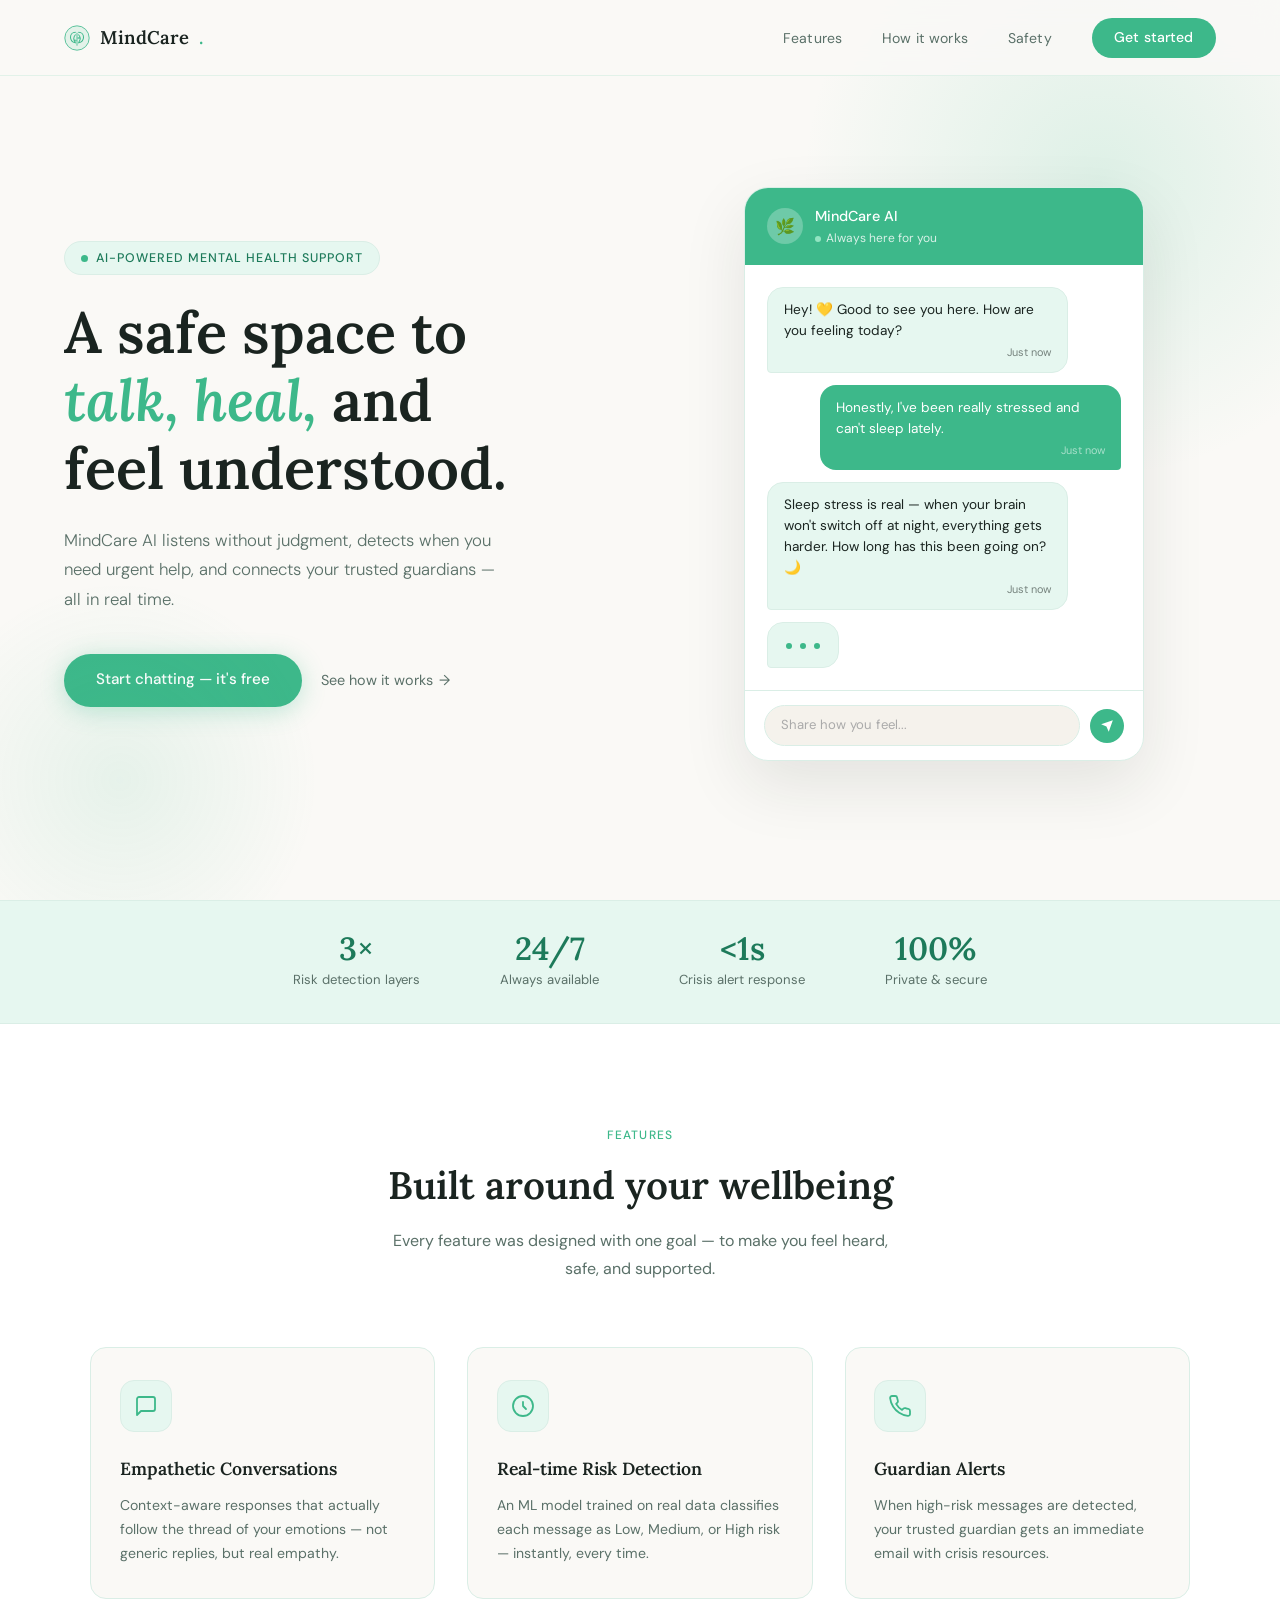
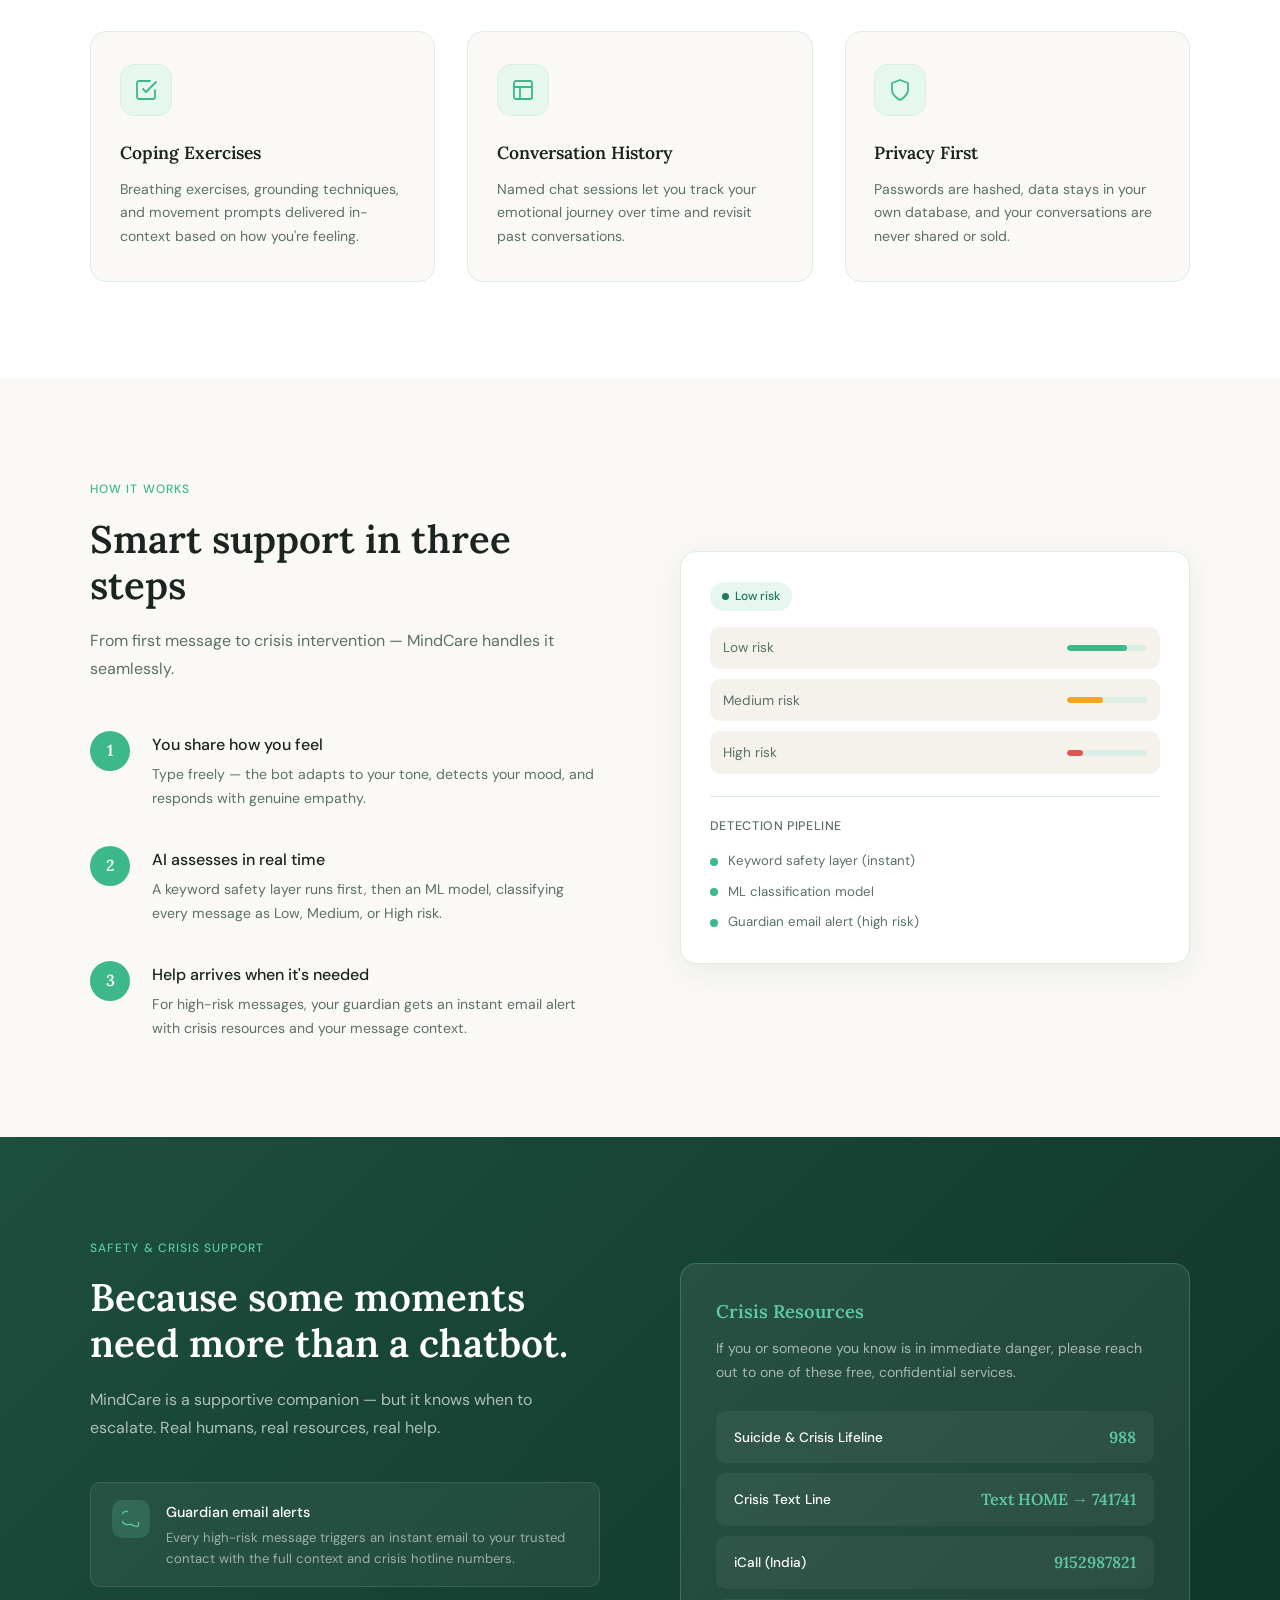
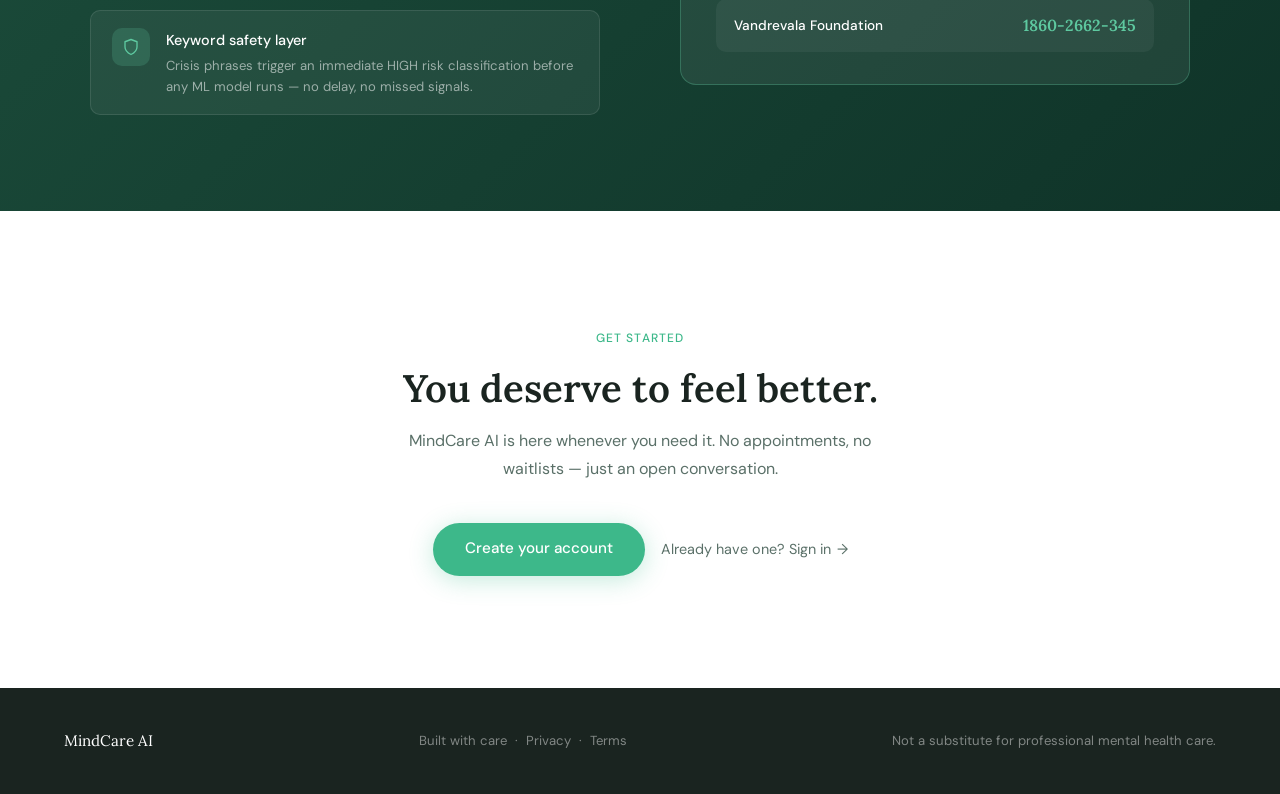
<file: templates/landing.html>
<!DOCTYPE html>
<html lang="en">

<head>
    <meta charset="UTF-8">
    <meta name="viewport" content="width=device-width, initial-scale=1.0">
    <title>MindCare AI — Your Compassionate Mental Health Companion</title>
    <link
        href="https://fonts.googleapis.com/css2?family=Lora:ital,wght@0,400;0,600;1,400&family=DM+Sans:ital,wght@0,300;0,400;0,500;1,400&display=swap"
        rel="stylesheet">
    <style>
        *,
        *::before,
        *::after {
            box-sizing: border-box;
            margin: 0;
            padding: 0;
        }

        :root {
            --teal: #3db88a;
            --teal-light: #5ec9a0;
            --teal-pale: #e6f7f0;
            --teal-deep: #1d7a5a;
            --cream: #faf9f6;
            --warm: #f5f2ec;
            --ink: #1a2420;
            --muted: #5a7068;
            --border: #daeee6;
            --white: #ffffff;
            --font-serif: 'Lora', Georgia, serif;
            --font-sans: 'DM Sans', sans-serif;
            --radius: 16px;
            --radius-sm: 10px;
        }

        html {
            scroll-behavior: smooth;
        }

        body {
            font-family: var(--font-sans);
            background: var(--cream);
            color: var(--ink);
            line-height: 1.7;
            overflow-x: hidden;
        }

        /* ── NAV ── */
        nav {
            position: fixed;
            top: 0;
            left: 0;
            right: 0;
            z-index: 100;
            display: flex;
            align-items: center;
            justify-content: space-between;
            padding: 1.1rem 4rem;
            background: rgba(250, 249, 246, 0.88);
            backdrop-filter: blur(12px);
            border-bottom: 1px solid rgba(61, 184, 138, 0.12);
            animation: fadeDown 0.6s ease both;
        }

        .nav-logo {
            display: flex;
            align-items: center;
            gap: 10px;
            font-family: var(--font-serif);
            font-size: 1.15rem;
            font-weight: 600;
            color: var(--ink);
            text-decoration: none;
        }

        .nav-logo .dot {
            color: var(--teal);
        }

        .nav-links {
            display: flex;
            align-items: center;
            gap: 2.5rem;
            list-style: none;
        }

        .nav-links a {
            font-size: 0.88rem;
            font-weight: 400;
            letter-spacing: 0.01em;
            color: var(--muted);
            text-decoration: none;
            transition: color 0.2s;
        }

        .nav-links a:hover {
            color: var(--teal-deep);
        }

        .btn-nav {
            background: var(--teal);
            color: #fff !important;
            padding: 0.5rem 1.4rem;
            border-radius: 50px;
            font-size: 0.88rem !important;
            font-weight: 500 !important;
            transition: background 0.2s, transform 0.15s !important;
        }

        .btn-nav:hover {
            background: var(--teal-deep) !important;
            transform: translateY(-1px);
        }

        /* ── HERO ── */
        .hero {
            min-height: 100vh;
            display: grid;
            grid-template-columns: 1fr 1fr;
            align-items: center;
            gap: 4rem;
            padding: 8rem 4rem 5rem;
            position: relative;
            overflow: hidden;
        }

        .hero::before {
            content: '';
            position: absolute;
            top: -120px;
            right: -120px;
            width: 600px;
            height: 600px;
            border-radius: 50%;
            background: radial-gradient(circle, rgba(94, 201, 160, 0.18) 0%, transparent 70%);
            pointer-events: none;
        }

        .hero::after {
            content: '';
            position: absolute;
            bottom: -80px;
            left: -80px;
            width: 400px;
            height: 400px;
            border-radius: 50%;
            background: radial-gradient(circle, rgba(61, 184, 138, 0.1) 0%, transparent 70%);
            pointer-events: none;
        }

        .hero-eyebrow {
            display: inline-flex;
            align-items: center;
            gap: 8px;
            font-size: 0.78rem;
            font-weight: 500;
            letter-spacing: 0.08em;
            text-transform: uppercase;
            color: var(--teal-deep);
            background: var(--teal-pale);
            border: 1px solid var(--border);
            padding: 0.35rem 1rem;
            border-radius: 50px;
            margin-bottom: 1.5rem;
            animation: fadeUp 0.7s 0.1s ease both;
        }

        .hero-eyebrow .pulse {
            width: 7px;
            height: 7px;
            border-radius: 50%;
            background: var(--teal);
            animation: pulse 2s ease infinite;
        }

        .hero h1 {
            font-family: var(--font-serif);
            font-size: clamp(2.5rem, 4.5vw, 3.8rem);
            font-weight: 600;
            line-height: 1.18;
            color: var(--ink);
            margin-bottom: 1.4rem;
            animation: fadeUp 0.7s 0.2s ease both;
        }

        .hero h1 em {
            color: var(--teal);
            font-style: italic;
        }

        .hero-sub {
            font-size: 1.05rem;
            font-weight: 300;
            color: var(--muted);
            max-width: 440px;
            line-height: 1.75;
            margin-bottom: 2.5rem;
            animation: fadeUp 0.7s 0.3s ease both;
        }

        .hero-actions {
            display: flex;
            align-items: center;
            gap: 1.2rem;
            animation: fadeUp 0.7s 0.4s ease both;
        }

        .btn-primary {
            background: var(--teal);
            color: #fff;
            padding: 0.85rem 2rem;
            border-radius: 50px;
            font-family: var(--font-sans);
            font-size: 0.95rem;
            font-weight: 500;
            text-decoration: none;
            border: none;
            cursor: pointer;
            transition: background 0.2s, transform 0.15s, box-shadow 0.2s;
            box-shadow: 0 4px 24px rgba(61, 184, 138, 0.3);
        }

        .btn-primary:hover {
            background: var(--teal-deep);
            transform: translateY(-2px);
            box-shadow: 0 8px 32px rgba(61, 184, 138, 0.4);
        }

        .btn-ghost {
            color: var(--muted);
            font-size: 0.9rem;
            text-decoration: none;
            display: flex;
            align-items: center;
            gap: 6px;
            transition: color 0.2s;
        }

        .btn-ghost:hover {
            color: var(--teal-deep);
        }

        .btn-ghost::after {
            content: '→';
            transition: transform 0.2s;
        }

        .btn-ghost:hover::after {
            transform: translateX(3px);
        }

        /* ── CHAT MOCKUP ── */
        .hero-visual {
            display: flex;
            justify-content: center;
            align-items: center;
            animation: fadeLeft 0.8s 0.3s ease both;
        }

        .chat-card {
            background: var(--white);
            border-radius: 24px;
            border: 1px solid var(--border);
            box-shadow: 0 24px 64px rgba(26, 36, 32, 0.1);
            width: 100%;
            max-width: 400px;
            overflow: hidden;
        }

        .chat-header {
            background: var(--teal);
            color: #fff;
            padding: 1rem 1.4rem;
            display: flex;
            align-items: center;
            gap: 12px;
        }

        .chat-avatar {
            width: 36px;
            height: 36px;
            border-radius: 50%;
            background: rgba(255, 255, 255, 0.25);
            display: flex;
            align-items: center;
            justify-content: center;
            font-size: 16px;
        }

        .chat-header-info {
            flex: 1;
        }

        .chat-header-name {
            font-weight: 500;
            font-size: 0.9rem;
        }

        .chat-status {
            font-size: 0.75rem;
            opacity: 0.8;
            display: flex;
            align-items: center;
            gap: 5px;
        }

        .chat-status::before {
            content: '';
            width: 6px;
            height: 6px;
            border-radius: 50%;
            background: #a8f0d0;
            display: inline-block;
        }

        .chat-body {
            padding: 1.4rem;
            display: flex;
            flex-direction: column;
            gap: 12px;
            min-height: 280px;
        }

        .msg {
            max-width: 85%;
            padding: 0.7rem 1rem;
            border-radius: 16px;
            font-size: 0.85rem;
            line-height: 1.55;
        }

        .msg-bot {
            background: var(--teal-pale);
            color: var(--ink);
            border-bottom-left-radius: 4px;
            align-self: flex-start;
            border: 1px solid var(--border);
        }

        .msg-user {
            background: var(--teal);
            color: #fff;
            border-bottom-right-radius: 4px;
            align-self: flex-end;
        }

        .msg-time {
            font-size: 0.68rem;
            opacity: 0.55;
            margin-top: 3px;
            text-align: right;
        }

        .chat-input-bar {
            border-top: 1px solid var(--border);
            padding: 0.9rem 1.2rem;
            display: flex;
            align-items: center;
            gap: 10px;
        }

        .chat-input-mock {
            flex: 1;
            background: var(--warm);
            border-radius: 50px;
            padding: 0.5rem 1rem;
            font-size: 0.82rem;
            color: #aaa;
            border: 1px solid var(--border);
        }

        .chat-send {
            width: 34px;
            height: 34px;
            border-radius: 50%;
            background: var(--teal);
            display: flex;
            align-items: center;
            justify-content: center;
            cursor: pointer;
        }

        .chat-send svg {
            width: 14px;
            height: 14px;
            fill: #fff;
        }

        /* ── STATS BAR ── */
        .stats-bar {
            background: var(--teal-pale);
            border-top: 1px solid var(--border);
            border-bottom: 1px solid var(--border);
            padding: 2rem 4rem;
            display: flex;
            justify-content: center;
            gap: 5rem;
            animation: fadeUp 0.7s 0.5s ease both;
        }

        .stat {
            text-align: center;
        }

        .stat-num {
            font-family: var(--font-serif);
            font-size: 2rem;
            font-weight: 600;
            color: var(--teal-deep);
            line-height: 1;
        }

        .stat-label {
            font-size: 0.82rem;
            color: var(--muted);
            margin-top: 4px;
        }

        /* ── SECTIONS ── */
        section {
            padding: 6rem 4rem;
        }

        .section-label {
            display: inline-block;
            font-size: 0.75rem;
            font-weight: 500;
            letter-spacing: 0.09em;
            text-transform: uppercase;
            color: var(--teal);
            margin-bottom: 1rem;
        }

        .section-heading {
            font-family: var(--font-serif);
            font-size: clamp(1.8rem, 3vw, 2.6rem);
            font-weight: 600;
            line-height: 1.2;
            color: var(--ink);
            margin-bottom: 1.2rem;
        }

        .section-sub {
            font-size: 1rem;
            color: var(--muted);
            max-width: 500px;
            line-height: 1.75;
        }

        /* ── FEATURES ── */
        .features {
            background: var(--white);
        }

        .features-inner {
            max-width: 1100px;
            margin: 0 auto;
        }

        .features-header {
            text-align: center;
            margin-bottom: 4rem;
        }

        .features-header .section-sub {
            margin: 0 auto;
        }

        .features-grid {
            display: grid;
            grid-template-columns: repeat(3, 1fr);
            gap: 2rem;
        }

        .feat-card {
            background: var(--cream);
            border: 1px solid var(--border);
            border-radius: var(--radius);
            padding: 2rem 1.8rem;
            transition: transform 0.2s, box-shadow 0.2s;
        }

        .feat-card:hover {
            transform: translateY(-4px);
            box-shadow: 0 12px 40px rgba(26, 36, 32, 0.08);
        }

        .feat-icon {
            width: 52px;
            height: 52px;
            border-radius: 14px;
            background: var(--teal-pale);
            border: 1px solid var(--border);
            display: flex;
            align-items: center;
            justify-content: center;
            margin-bottom: 1.4rem;
        }

        .feat-icon svg {
            width: 24px;
            height: 24px;
            stroke: var(--teal);
            fill: none;
            stroke-width: 1.8;
            stroke-linecap: round;
            stroke-linejoin: round;
        }

        .feat-title {
            font-family: var(--font-serif);
            font-size: 1.1rem;
            font-weight: 600;
            color: var(--ink);
            margin-bottom: 0.6rem;
        }

        .feat-desc {
            font-size: 0.88rem;
            color: var(--muted);
            line-height: 1.7;
        }

        /* ── HOW IT WORKS ── */
        .how {
            background: var(--cream);
        }

        .how-inner {
            max-width: 1100px;
            margin: 0 auto;
            display: grid;
            grid-template-columns: 1fr 1fr;
            gap: 5rem;
            align-items: center;
        }

        .steps {
            display: flex;
            flex-direction: column;
            gap: 2.2rem;
        }

        .step {
            display: flex;
            gap: 1.4rem;
            align-items: flex-start;
        }

        .step-num {
            flex-shrink: 0;
            width: 40px;
            height: 40px;
            border-radius: 50%;
            background: var(--teal);
            color: #fff;
            font-family: var(--font-serif);
            font-size: 1rem;
            font-weight: 600;
            display: flex;
            align-items: center;
            justify-content: center;
        }

        .step-content {}

        .step-title {
            font-weight: 500;
            font-size: 1rem;
            color: var(--ink);
            margin-bottom: 0.3rem;
        }

        .step-desc {
            font-size: 0.88rem;
            color: var(--muted);
            line-height: 1.7;
        }

        .how-visual {
            position: relative;
        }

        .how-card {
            background: var(--white);
            border: 1px solid var(--border);
            border-radius: var(--radius);
            padding: 1.8rem;
            box-shadow: 0 8px 32px rgba(26, 36, 32, 0.07);
        }

        .risk-badge {
            display: inline-flex;
            align-items: center;
            gap: 6px;
            padding: 4px 12px;
            border-radius: 50px;
            font-size: 0.75rem;
            font-weight: 500;
            margin-bottom: 1rem;
        }

        .risk-low {
            background: #e6f7f0;
            color: #1d7a5a;
        }

        .risk-med {
            background: #fff8e6;
            color: #8a6000;
        }

        .risk-high {
            background: #fdecea;
            color: #a02020;
        }

        .risk-dot {
            width: 7px;
            height: 7px;
            border-radius: 50%;
            background: currentColor;
        }

        .risk-list {
            display: flex;
            flex-direction: column;
            gap: 10px;
        }

        .risk-item {
            display: flex;
            align-items: center;
            justify-content: space-between;
            font-size: 0.85rem;
            padding: 0.6rem 0.8rem;
            background: var(--warm);
            border-radius: var(--radius-sm);
            color: var(--muted);
        }

        .risk-bar-track {
            width: 80px;
            height: 6px;
            border-radius: 3px;
            background: var(--border);
            overflow: hidden;
        }

        .risk-bar-fill {
            height: 100%;
            border-radius: 3px;
        }

        .fill-green {
            background: var(--teal);
            width: 75%;
        }

        .fill-amber {
            background: #f5a623;
            width: 45%;
        }

        .fill-red {
            background: #e05555;
            width: 20%;
        }

        /* ── SAFETY SECTION ── */
        .safety {
            background: linear-gradient(135deg, #1d4f3d 0%, #0f3328 100%);
            color: #fff;
        }

        .safety-inner {
            max-width: 1100px;
            margin: 0 auto;
            display: grid;
            grid-template-columns: 1fr 1fr;
            gap: 5rem;
            align-items: center;
        }

        .safety .section-label {
            color: var(--teal-light);
        }

        .safety .section-heading {
            color: #fff;
        }

        .safety .section-sub {
            color: rgba(255, 255, 255, 0.65);
        }

        .safety-features {
            display: flex;
            flex-direction: column;
            gap: 1.4rem;
            margin-top: 2rem;
        }

        .safety-feat {
            display: flex;
            gap: 1rem;
            align-items: flex-start;
            background: rgba(255, 255, 255, 0.06);
            border: 1px solid rgba(255, 255, 255, 0.1);
            border-radius: var(--radius-sm);
            padding: 1.1rem 1.3rem;
        }

        .safety-feat-icon {
            flex-shrink: 0;
            width: 38px;
            height: 38px;
            border-radius: 10px;
            background: rgba(94, 201, 160, 0.2);
            display: flex;
            align-items: center;
            justify-content: center;
        }

        .safety-feat-icon svg {
            width: 18px;
            height: 18px;
            stroke: var(--teal-light);
            fill: none;
            stroke-width: 1.8;
            stroke-linecap: round;
            stroke-linejoin: round;
        }

        .safety-feat-title {
            font-weight: 500;
            font-size: 0.9rem;
            color: #fff;
            margin-bottom: 2px;
        }

        .safety-feat-desc {
            font-size: 0.82rem;
            color: rgba(255, 255, 255, 0.55);
            line-height: 1.6;
        }

        .crisis-box {
            background: rgba(255, 255, 255, 0.07);
            border: 1px solid rgba(94, 201, 160, 0.3);
            border-radius: var(--radius);
            padding: 2rem 2.2rem;
        }

        .crisis-box h3 {
            font-family: var(--font-serif);
            font-size: 1.15rem;
            font-weight: 600;
            color: var(--teal-light);
            margin-bottom: 0.6rem;
        }

        .crisis-box p {
            font-size: 0.88rem;
            color: rgba(255, 255, 255, 0.6);
            margin-bottom: 1.6rem;
            line-height: 1.7;
        }

        .crisis-resources {
            display: flex;
            flex-direction: column;
            gap: 10px;
        }

        .crisis-res {
            display: flex;
            align-items: center;
            justify-content: space-between;
            background: rgba(255, 255, 255, 0.05);
            border-radius: var(--radius-sm);
            padding: 0.8rem 1.1rem;
        }

        .crisis-res-name {
            font-size: 0.85rem;
            font-weight: 500;
            color: #fff;
        }

        .crisis-res-number {
            font-family: var(--font-serif);
            font-size: 1rem;
            font-weight: 600;
            color: var(--teal-light);
        }

        /* ── CTA ── */
        .cta {
            background: var(--white);
            text-align: center;
            padding: 7rem 4rem;
        }

        .cta-inner {
            max-width: 600px;
            margin: 0 auto;
        }

        .cta .section-heading {
            margin-bottom: 1rem;
        }

        .cta .section-sub {
            margin: 0 auto 2.5rem;
        }

        .cta-actions {
            display: flex;
            justify-content: center;
            gap: 1rem;
            flex-wrap: wrap;
        }

        /* ── FOOTER ── */
        footer {
            background: var(--ink);
            color: rgba(255, 255, 255, 0.45);
            padding: 2.5rem 4rem;
            display: flex;
            align-items: center;
            justify-content: space-between;
            font-size: 0.82rem;
        }

        footer a {
            color: rgba(255, 255, 255, 0.45);
            text-decoration: none;
        }

        footer a:hover {
            color: var(--teal-light);
        }

        .footer-logo {
            font-family: var(--font-serif);
            color: #fff;
            font-size: 0.95rem;
        }

        /* ── ANIMATIONS ── */
        @keyframes fadeUp {
            from {
                opacity: 0;
                transform: translateY(24px);
            }

            to {
                opacity: 1;
                transform: translateY(0);
            }
        }

        @keyframes fadeDown {
            from {
                opacity: 0;
                transform: translateY(-16px);
            }

            to {
                opacity: 1;
                transform: translateY(0);
            }
        }

        @keyframes fadeLeft {
            from {
                opacity: 0;
                transform: translateX(32px);
            }

            to {
                opacity: 1;
                transform: translateX(0);
            }
        }

        @keyframes pulse {

            0%,
            100% {
                opacity: 1;
                transform: scale(1);
            }

            50% {
                opacity: 0.5;
                transform: scale(0.8);
            }
        }

        @keyframes typing {

            0%,
            60% {
                opacity: 0;
            }

            30% {
                opacity: 1;
            }
        }

        .typing-dot {
            display: inline-block;
            width: 6px;
            height: 6px;
            border-radius: 50%;
            background: var(--teal);
            margin: 0 2px;
            animation: typing 1.4s ease infinite;
        }

        .typing-dot:nth-child(2) {
            animation-delay: 0.2s;
        }

        .typing-dot:nth-child(3) {
            animation-delay: 0.4s;
        }

        /* scroll-reveal */
        .reveal {
            opacity: 0;
            transform: translateY(28px);
            transition: opacity 0.7s ease, transform 0.7s ease;
        }

        .reveal.visible {
            opacity: 1;
            transform: translateY(0);
        }

        .reveal-delay-1 {
            transition-delay: 0.1s;
        }

        .reveal-delay-2 {
            transition-delay: 0.2s;
        }

        .reveal-delay-3 {
            transition-delay: 0.3s;
        }
    </style>
</head>

<body>

    <!-- NAV -->
    <nav>
        <a class="nav-logo" href="#">
            <svg width="26" height="26" viewBox="0 0 64 64" xmlns="http://www.w3.org/2000/svg">
                <circle cx="32" cy="32" r="30" fill="rgba(94,201,160,0.15)" />
                <circle cx="32" cy="32" r="30" fill="none" stroke="#3db88a" stroke-width="2" />
                <path d="M28 18 C20 18, 16 24, 16 30 C16 36, 20 42, 28 44 C28 42, 24 38, 24 34 C24 30, 26 26, 28 24"
                    fill="none" stroke="#3db88a" stroke-width="2.5" stroke-linecap="round" />
                <path d="M36 18 C44 18, 48 24, 48 30 C48 36, 44 42, 36 44 C36 42, 40 38, 40 34 C40 30, 38 26, 36 24"
                    fill="none" stroke="#3db88a" stroke-width="2.5" stroke-linecap="round" />
                <path d="M32 20 L32 50" fill="none" stroke="#3db88a" stroke-width="2" stroke-linecap="round" />
                <path d="M32 38 C28 34, 24 36, 24 38 C24 40, 28 42, 32 38Z" fill="#3db88a" opacity="0.7" />
                <path d="M32 32 C36 28, 40 30, 40 32 C40 34, 36 36, 32 32Z" fill="#3db88a" opacity="0.7" />
            </svg>
            MindCare<span class="dot">.</span>
        </a>
        <ul class="nav-links">
            <li><a href="#features">Features</a></li>
            <li><a href="#how">How it works</a></li>
            <li><a href="#safety">Safety</a></li>
            <a href="/login" class="btn-nav">Get started</a>
        </ul>
    </nav>

    <!-- HERO -->
    <section class="hero">
        <div class="hero-content">
            <div class="hero-eyebrow">
                <span class="pulse"></span>
                AI-Powered Mental Health Support
            </div>
            <h1>A safe space to<br><em>talk, heal,</em> and<br>feel understood.</h1>
            <p class="hero-sub">MindCare AI listens without judgment, detects when you need urgent help, and connects
                your trusted guardians — all in real time.</p>
            <div class="hero-actions">
                <a href="/login" class="btn-primary">Start chatting — it's free</a>
                <a href="#how" class="btn-ghost">See how it works</a>
            </div>
        </div>

        <div class="hero-visual">
            <div class="chat-card">
                <div class="chat-header">
                    <div class="chat-avatar">🌿</div>
                    <div class="chat-header-info">
                        <div class="chat-header-name">MindCare AI</div>
                        <div class="chat-status">Always here for you</div>
                    </div>
                </div>
                <div class="chat-body">
                    <div class="msg msg-bot">
                        Hey! 💛 Good to see you here. How are you feeling today?
                        <div class="msg-time">Just now</div>
                    </div>
                    <div class="msg msg-user">
                        Honestly, I've been really stressed and can't sleep lately.
                        <div class="msg-time">Just now</div>
                    </div>
                    <div class="msg msg-bot">
                        Sleep stress is real — when your brain won't switch off at night, everything gets harder. How
                        long has this been going on? 🌙
                        <div class="msg-time">Just now</div>
                    </div>
                    <div class="msg msg-bot" style="padding: 0.7rem 1rem; background: var(--teal-pale);">
                        <span class="typing-dot"></span>
                        <span class="typing-dot"></span>
                        <span class="typing-dot"></span>
                    </div>
                </div>
                <div class="chat-input-bar">
                    <div class="chat-input-mock">Share how you feel...</div>
                    <div class="chat-send">
                        <svg viewBox="0 0 24 24">
                            <path d="M22 2L11 13M22 2L15 22L11 13M22 2L2 9L11 13" />
                        </svg>
                    </div>
                </div>
            </div>
        </div>
    </section>

    <!-- STATS -->
    <div class="stats-bar">
        <div class="stat">
            <div class="stat-num">3×</div>
            <div class="stat-label">Risk detection layers</div>
        </div>
        <div class="stat">
            <div class="stat-num">24/7</div>
            <div class="stat-label">Always available</div>
        </div>
        <div class="stat">
            <div class="stat-num">&lt;1s</div>
            <div class="stat-label">Crisis alert response</div>
        </div>
        <div class="stat">
            <div class="stat-num">100%</div>
            <div class="stat-label">Private & secure</div>
        </div>
    </div>

    <!-- FEATURES -->
    <section class="features" id="features">
        <div class="features-inner">
            <div class="features-header reveal">
                <div class="section-label">Features</div>
                <h2 class="section-heading">Built around your wellbeing</h2>
                <p class="section-sub">Every feature was designed with one goal — to make you feel heard, safe, and
                    supported.</p>
            </div>
            <div class="features-grid">
                <div class="feat-card reveal reveal-delay-1">
                    <div class="feat-icon">
                        <svg viewBox="0 0 24 24">
                            <path d="M21 15a2 2 0 0 1-2 2H7l-4 4V5a2 2 0 0 1 2-2h14a2 2 0 0 1 2 2z" />
                        </svg>
                    </div>
                    <div class="feat-title">Empathetic Conversations</div>
                    <p class="feat-desc">Context-aware responses that actually follow the thread of your emotions — not
                        generic replies, but real empathy.</p>
                </div>
                <div class="feat-card reveal reveal-delay-2">
                    <div class="feat-icon">
                        <svg viewBox="0 0 24 24">
                            <circle cx="12" cy="12" r="10" />
                            <path d="M12 8v4l3 3" />
                        </svg>
                    </div>
                    <div class="feat-title">Real-time Risk Detection</div>
                    <p class="feat-desc">An ML model trained on real data classifies each message as Low, Medium, or
                        High risk — instantly, every time.</p>
                </div>
                <div class="feat-card reveal reveal-delay-3">
                    <div class="feat-icon">
                        <svg viewBox="0 0 24 24">
                            <path
                                d="M22 16.92v3a2 2 0 0 1-2.18 2 19.79 19.79 0 0 1-8.63-3.07 19.5 19.5 0 0 1-6-6 19.79 19.79 0 0 1-3.07-8.67A2 2 0 0 1 4.11 2h3a2 2 0 0 1 2 1.72c.127.96.361 1.903.7 2.81a2 2 0 0 1-.45 2.11L8.09 9.91a16 16 0 0 0 6 6l1.27-1.27a2 2 0 0 1 2.11-.45c.907.339 1.85.573 2.81.7A2 2 0 0 1 22 16.92z" />
                        </svg>
                    </div>
                    <div class="feat-title">Guardian Alerts</div>
                    <p class="feat-desc">When high-risk messages are detected, your trusted guardian gets an immediate
                        email with crisis resources.</p>
                </div>
                <div class="feat-card reveal reveal-delay-1">
                    <div class="feat-icon">
                        <svg viewBox="0 0 24 24">
                            <path d="M9 11l3 3L22 4" />
                            <path d="M21 12v7a2 2 0 0 1-2 2H5a2 2 0 0 1-2-2V5a2 2 0 0 1 2-2h11" />
                        </svg>
                    </div>
                    <div class="feat-title">Coping Exercises</div>
                    <p class="feat-desc">Breathing exercises, grounding techniques, and movement prompts delivered
                        in-context based on how you're feeling.</p>
                </div>
                <div class="feat-card reveal reveal-delay-2">
                    <div class="feat-icon">
                        <svg viewBox="0 0 24 24">
                            <rect x="3" y="3" width="18" height="18" rx="2" />
                            <path d="M3 9h18M9 21V9" />
                        </svg>
                    </div>
                    <div class="feat-title">Conversation History</div>
                    <p class="feat-desc">Named chat sessions let you track your emotional journey over time and revisit
                        past conversations.</p>
                </div>
                <div class="feat-card reveal reveal-delay-3">
                    <div class="feat-icon">
                        <svg viewBox="0 0 24 24">
                            <path d="M12 22s8-4 8-10V5l-8-3-8 3v7c0 6 8 10 8 10z" />
                        </svg>
                    </div>
                    <div class="feat-title">Privacy First</div>
                    <p class="feat-desc">Passwords are hashed, data stays in your own database, and your conversations
                        are never shared or sold.</p>
                </div>
            </div>
        </div>
    </section>

    <!-- HOW IT WORKS -->
    <section class="how" id="how">
        <div class="how-inner">
            <div>
                <div class="section-label reveal">How it works</div>
                <h2 class="section-heading reveal">Smart support in three steps</h2>
                <p class="section-sub reveal" style="margin-bottom:3rem;">From first message to crisis intervention —
                    MindCare handles it seamlessly.</p>
                <div class="steps">
                    <div class="step reveal reveal-delay-1">
                        <div class="step-num">1</div>
                        <div class="step-content">
                            <div class="step-title">You share how you feel</div>
                            <p class="step-desc">Type freely — the bot adapts to your tone, detects your mood, and
                                responds with genuine empathy.</p>
                        </div>
                    </div>
                    <div class="step reveal reveal-delay-2">
                        <div class="step-num">2</div>
                        <div class="step-content">
                            <div class="step-title">AI assesses in real time</div>
                            <p class="step-desc">A keyword safety layer runs first, then an ML model, classifying every
                                message as Low, Medium, or High risk.</p>
                        </div>
                    </div>
                    <div class="step reveal reveal-delay-3">
                        <div class="step-num">3</div>
                        <div class="step-content">
                            <div class="step-title">Help arrives when it's needed</div>
                            <p class="step-desc">For high-risk messages, your guardian gets an instant email alert with
                                crisis resources and your message context.</p>
                        </div>
                    </div>
                </div>
            </div>

            <div class="how-visual reveal">
                <div class="how-card">
                    <div class="risk-badge risk-low"><span class="risk-dot"></span> Low risk</div>
                    <div class="risk-list">
                        <div class="risk-item">
                            <span>Low risk</span>
                            <div class="risk-bar-track">
                                <div class="risk-bar-fill fill-green"></div>
                            </div>
                        </div>
                        <div class="risk-item">
                            <span>Medium risk</span>
                            <div class="risk-bar-track">
                                <div class="risk-bar-fill fill-amber"></div>
                            </div>
                        </div>
                        <div class="risk-item">
                            <span>High risk</span>
                            <div class="risk-bar-track">
                                <div class="risk-bar-fill fill-red"></div>
                            </div>
                        </div>
                    </div>
                    <div style="margin-top:1.4rem; padding-top:1.2rem; border-top:1px solid var(--border);">
                        <div
                            style="font-size:0.78rem;color:var(--muted);margin-bottom:0.8rem;font-weight:500;letter-spacing:0.05em;text-transform:uppercase;">
                            Detection pipeline</div>
                        <div style="display:flex;flex-direction:column;gap:8px;">
                            <div style="display:flex;align-items:center;gap:10px;font-size:0.83rem;color:var(--muted);">
                                <div
                                    style="width:8px;height:8px;border-radius:50%;background:var(--teal);flex-shrink:0;">
                                </div>
                                Keyword safety layer (instant)
                            </div>
                            <div style="display:flex;align-items:center;gap:10px;font-size:0.83rem;color:var(--muted);">
                                <div
                                    style="width:8px;height:8px;border-radius:50%;background:var(--teal);flex-shrink:0;">
                                </div>
                                ML classification model
                            </div>
                            <div style="display:flex;align-items:center;gap:10px;font-size:0.83rem;color:var(--muted);">
                                <div
                                    style="width:8px;height:8px;border-radius:50%;background:var(--teal);flex-shrink:0;">
                                </div>
                                Guardian email alert (high risk)
                            </div>
                        </div>
                    </div>
                </div>
            </div>
        </div>
    </section>

    <!-- SAFETY -->
    <section class="safety" id="safety">
        <div class="safety-inner">
            <div>
                <div class="section-label reveal">Safety & Crisis support</div>
                <h2 class="section-heading reveal">Because some moments<br>need more than a chatbot.</h2>
                <p class="section-sub reveal">MindCare is a supportive companion — but it knows when to escalate. Real
                    humans, real resources, real help.</p>
                <div class="safety-features reveal" style="margin-top:2.5rem;">
                    <div class="safety-feat">
                        <div class="safety-feat-icon">
                            <svg viewBox="0 0 24 24">
                                <path d="M22 16.92v3a2 2 0 0 1-2.18 2 19.79 19.79 0 0 1-8.63-3.07A2 2 0 0 1 4.11 2h3" />
                            </svg>
                        </div>
                        <div>
                            <div class="safety-feat-title">Guardian email alerts</div>
                            <p class="safety-feat-desc">Every high-risk message triggers an instant email to your
                                trusted contact with the full context and crisis hotline numbers.</p>
                        </div>
                    </div>
                    <div class="safety-feat">
                        <div class="safety-feat-icon">
                            <svg viewBox="0 0 24 24">
                                <path d="M12 22s8-4 8-10V5l-8-3-8 3v7c0 6 8 10 8 10z" />
                            </svg>
                        </div>
                        <div>
                            <div class="safety-feat-title">Keyword safety layer</div>
                            <p class="safety-feat-desc">Crisis phrases trigger an immediate HIGH risk classification
                                before any ML model runs — no delay, no missed signals.</p>
                        </div>
                    </div>
                </div>
            </div>
            <div class="crisis-box reveal">
                <h3>Crisis Resources</h3>
                <p>If you or someone you know is in immediate danger, please reach out to one of these free,
                    confidential services.</p>
                <div class="crisis-resources">
                    <div class="crisis-res">
                        <span class="crisis-res-name">Suicide & Crisis Lifeline</span>
                        <span class="crisis-res-number">988</span>
                    </div>
                    <div class="crisis-res">
                        <span class="crisis-res-name">Crisis Text Line</span>
                        <span class="crisis-res-number">Text HOME → 741741</span>
                    </div>
                    <div class="crisis-res">
                        <span class="crisis-res-name">iCall (India)</span>
                        <span class="crisis-res-number">9152987821</span>
                    </div>
                    <div class="crisis-res">
                        <span class="crisis-res-name">Vandrevala Foundation</span>
                        <span class="crisis-res-number">1860-2662-345</span>
                    </div>
                </div>
            </div>
        </div>
    </section>

    <!-- CTA -->
    <section class="cta">
        <div class="cta-inner">
            <div class="section-label reveal">Get started</div>
            <h2 class="section-heading reveal">You deserve to feel better.</h2>
            <p class="section-sub reveal">MindCare AI is here whenever you need it. No appointments, no waitlists — just
                an open conversation.</p>
            <div class="cta-actions reveal">
                <a href="/signup" class="btn-primary">Create your account</a>
                <a href="/login" class="btn-ghost"
                    style="text-decoration:none;display:inline-flex;align-items:center;gap:6px;color:var(--muted);font-size:0.9rem;">Already
                    have one? Sign in</a>
            </div>
        </div>
    </section>

    <!-- FOOTER -->
    <footer>
        <div class="footer-logo">MindCare AI</div>
        <div>Built with care &nbsp;·&nbsp; <a href="#">Privacy</a> &nbsp;·&nbsp; <a href="#">Terms</a></div>
        <div>Not a substitute for professional mental health care.</div>
    </footer>

    <script>
        const observer = new IntersectionObserver(entries => {
            entries.forEach(e => { if (e.isIntersecting) e.target.classList.add('visible'); });
        }, { threshold: 0.12 });
        document.querySelectorAll('.reveal').forEach(el => observer.observe(el));
    </script>
</body>

</html>
</file>
